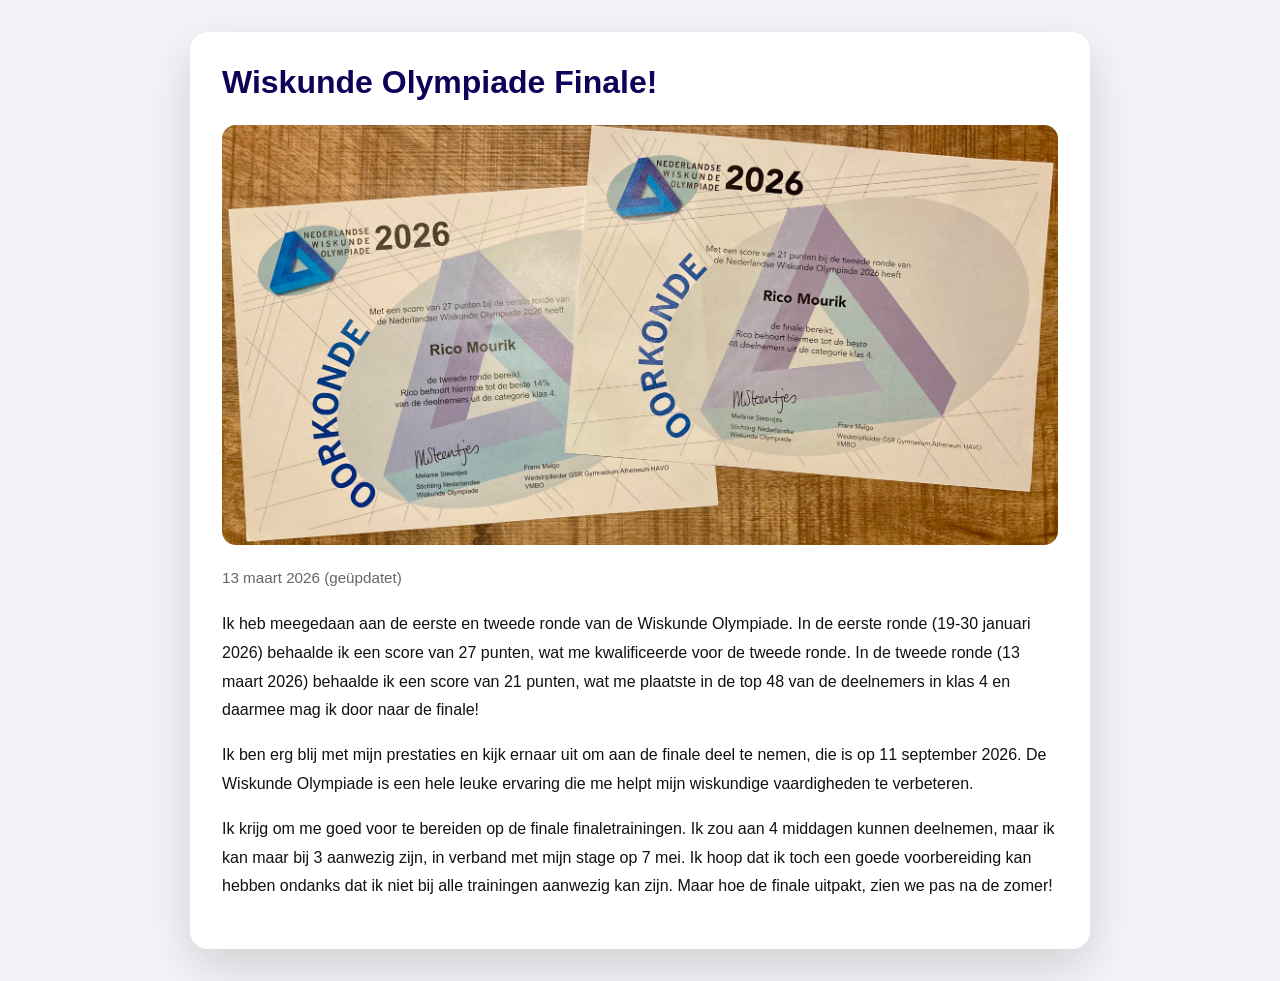
<file: artikel.html>
<!DOCTYPE html>
<html lang="nl">
<head>
  <meta charset="UTF-8">
  <meta name="viewport" content="width=device-width, initial-scale=1">
  <title>Nieuwsartikel</title>
  <link rel="stylesheet" href="Stijl.css">
  <style>
    body {
      background: #f4f4f8;
      margin: 0;
      font-family: Arial, sans-serif;
      color: #111;
    }
    .article-page {
      max-width: 900px;
      margin: 2rem auto;
      background: white;
      border-radius: 18px;
      box-shadow: 0 18px 50px rgba(0, 0, 0, 0.15);
      padding: 2rem;
      box-sizing: border-box;
    }
    .article-page h1 {
      margin-top: 0;
      font-size: 2rem;
      color: #100058;
    }
    .article-page .article-image {
      width: 100%;
      max-height: 420px;
      object-fit: cover;
      border-radius: 14px;
      margin: 1.5rem 0;
      display: block;
    }
    .article-page .datum {
      margin: 0.5rem 0 1.5rem;
      color: #666;
      font-size: 0.95rem;
    }
    .article-page .content p {
      line-height: 1.8;
      margin: 0 0 1rem;
      font-size: 1rem;
    }
  </style>
</head>
<body>
  <main class="article-page">
    <h1 id="article-title">Nieuwsartikel</h1>
    <img id="article-image" class="article-image" alt="Nieuwsafbeelding">
    <div class="datum" id="article-date">Datum</div>
    <div class="content" id="article-content">
    </div>
  </main>

  <script src="articles-data.js"></script>
  <script>
    const params = new URLSearchParams(window.location.search);
    const id = params.get('id') || '1';
    const data = (window.ARTICLES && window.ARTICLES[id]) ? window.ARTICLES[id] : null;
    if (!data) {
      document.getElementById('article-title').textContent = 'Artikel niet gevonden';
      document.getElementById('article-date').textContent = '';
      document.getElementById('article-content').innerHTML = '<p>Het gevraagde artikel bestaat (nog) niet.</p>';
    } else {
    const articleImage = document.getElementById('article-image');
    document.getElementById('article-title').textContent = data.title;
    document.getElementById('article-date').textContent = data.date;
    if (articleImage) {
      articleImage.src = data.image;
      articleImage.alt = data.title;
    }
    document.getElementById('article-content').innerHTML = data.body.map(text => `<p>${text}</p>`).join('');
    }
  </script>
</body>
</html>
</file>
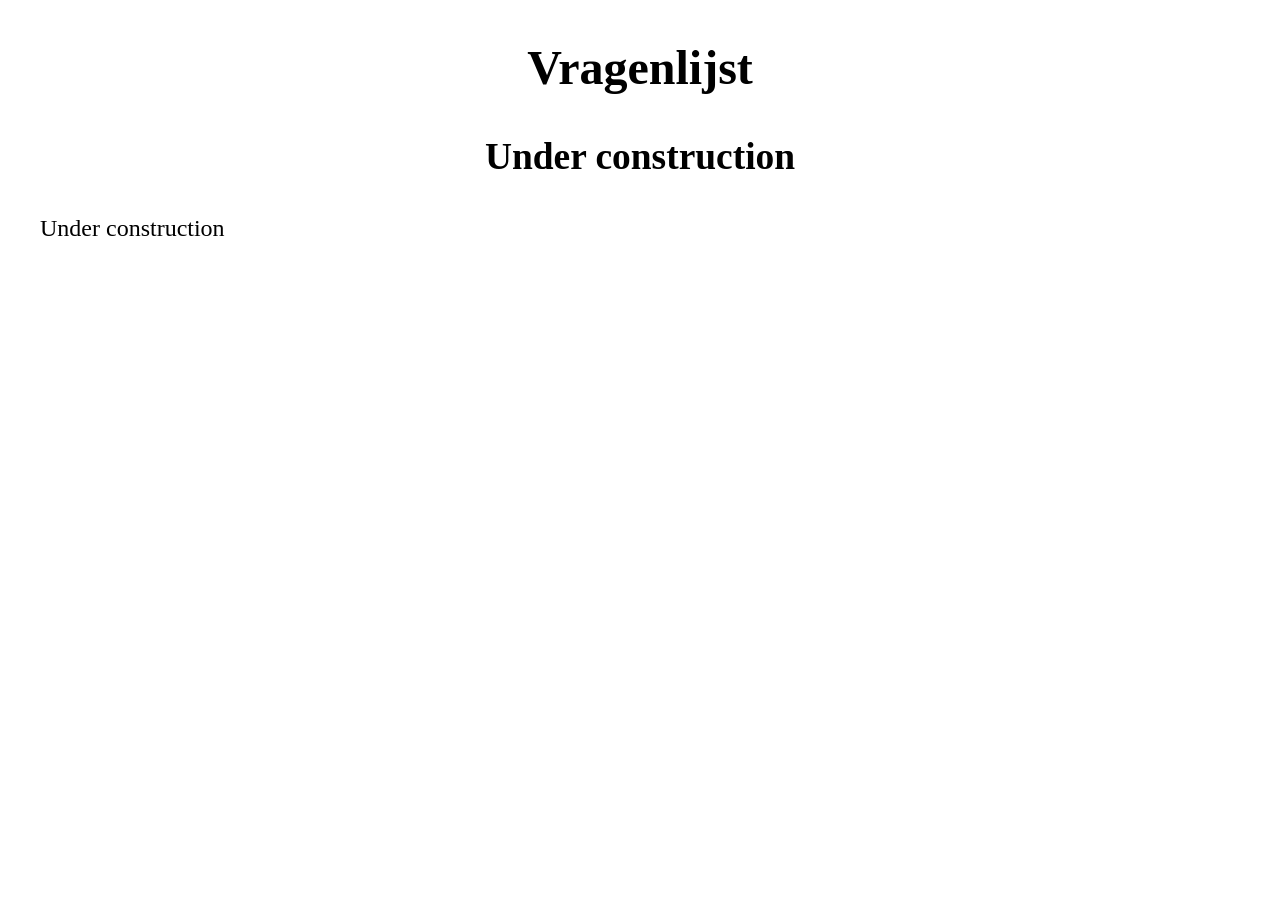
<file: Vragenlijst.html>
<!DOCTYPE html>
<html lang="nl">

<head>
  <meta charset="UTF-8">
  <meta name="viewport" content="width=device-width,initial-scale=1">
  <title>Rico's Informatie Pagina</title>
  <link rel="stylesheet" href="Stijl.css">
</head>

<body>
  <section id="Vragenlijst">
    <div class="Hoofdtekst">
      <h1>Vragenlijst</h1>
      <h3>Under construction</h3>
    </div>
    <div class="Inhoud">
      <p>Under construction</p>
    </div>
  </section>
</body>
</file>
<file: Stijl.css>
.body2 {
   background: linear-gradient(rgba(255, 255, 255, 0.6), rgba(255, 255, 255, 0.6)), url('https://i.pinimg.com/originals/a6/40/65/a6406507039471cc6cc9fc178813233a.jpg');
   background-size: cover;
   background-position: center;
}

.bodyindex {
   font-family: Arial;
   background: #ffffb9;
}

.bodyhome {
   background: linear-gradient(rgba(255, 255, 255, 0.6), rgba(255, 255, 255, 0.6)), url('https://images.openai.com/static-rsc-4/K3PdIHOesjLOFdiZpkJ27ndP08dppVxSSiBOasS61AqAZmE5bTh1-x_xJplXe0sfPnmL0R53HjJErVgiMpaCmdDBBCeB6qvBN-mt8Rm9LBWHXD3731jzcWBP9mIb5qpPFVzBBqlL8LYstBlD8DiNKkNy5YTo_tEIG_8tlRkZJCtYhyKx32fYAHNTkbbGbIYk?purpose=fullsize');
   background-size: cover;
   background-position: center;
}

.home-content {
   text-align: start;
   color: #100058;
   padding: 2rem;
   font-family: Georgia, 'Times New Roman', Times, serif;
   font-size: 150%;
}

nav {
   background: #333;
   padding: 1rem;
   text-align: center;
   min-width: 500px;
   width: 30%;
   margin: auto;
   text-decoration: none;
}

nav a {
   color: #fff;
   margin: 0.2rem;
   text-decoration: none;
   position: relative;
   bottom: 5px;
}

nav a img {
   width: 25px;
   height: 25px;
   position: relative;
   top: 10px;
   margin-right: 2px;
}

nav a:hover {
   color: #00ff80;
}

.button-container {
   display: flex;
   flex-wrap: wrap;
   gap: 5px;
}

.image-button {
   position: relative;
   display: inline-block;
   cursor: pointer;
   transition: transform 0.3s ease;
   transform-origin: center;
   width: clamp(150px, 25vw, 250px);
}

.image-button img {
   width: 100%;
   display: block;
}

.image-button .image-text {
   position: absolute;
   top: 50%;
   left: 50%;
   transform: translate(-50%, -50%)rotate(4deg);
   color: #00ff80;
   font-weight: bold;
   text-align: center;
   font-size: clamp(0.5rem, 2.5vw, 1.4rem);
}

.image-button:hover {
   transform: scale(1.3);
}

.frame {
   width: 90%;
   height: 90vh;
   display: block;
   border: #333 solid 3px;
   margin: 0 auto;
}

#btn0 .image-text {
   position: absolute;
   top: 63%;
   left: 49%;
   transform: translate(-50%, -50%)rotate(5deg);
   color: #00ff80;
   font-weight: bold;
   text-align: center;
   font-size: 1.4rem;
}

#btn1 {
   position: absolute;
   bottom: 3%;
   right: 3%;
}

#btn1 .image-text {
   position: absolute;
   top: 58%;
   left: 44%;
   transform: translate(-50%, -50%)rotate(-26deg);
   color: #100058;
   font-weight: bold;
   font-size: 2rem;
   text-align: center;
}

#btn2 {
   transform: rotate(20deg);
   margin-left: 5px;
}

#btn2:hover {
   transform: rotate(20deg) scale(1.3);
}

#btn2 .image-text {
   position: absolute;
   top: 54%;
   left: 54%;
   transform: translate(-50%, -50%)rotate(-23deg);
   color: #00ff80;
   font-weight: bold;
   text-align: center;
   font-size: 1.4rem;
}

#btn4 .image-text {
   position: absolute;
   top: 65%;
   left: 50%;
   transform: translate(-50%, -50%)rotate(4deg);
   color: #00ff80;
   font-weight: bold;
   text-align: center;
   font-size: 1.4rem;
}

#btn5 .image-text {
   position: absolute;
   top: 67%;
   left: 50%;
   transform: translate(-50%, -50%)rotate(5deg);
   color: #00ff80;
   font-weight: bold;
   text-align: center;
   font-size: 1.4rem;
}

.Hoofdtekst {
   text-align: center;
   color: #000000;
   font-size: 200%;
   font-family: Georgia, 'Times New Roman', Times, serif;
}

.Inhoud {
   text-align: start;
   color: #000000;
   font-size: 150%;
   font-family: Georgia, 'Times New Roman', Times, serif;
   margin-left: 2rem;
   margin-right: 2rem;
}

.loginInput {
   width: 50%;
   padding: 12px;
   margin-bottom: 15px;
   border: 1px solid #ccc;
   border-radius: 5px;
   box-sizing: border-box;
   display: block;
   margin: 15px auto;
}

.loginButton {
   width: 50%;
   padding: 12px;
   border: none;
   background: #007bff;
   color: white;
   border-radius: 5px;
   cursor: pointer;
   font-size: 16px;
   display: block;
   margin: auto;
}

.loginButton:hover {
   opacity: 0.9;
}

#message {
   text-align: center;
   margin-bottom: 15px;
}

.spotify-iframe {
   border-radius: 12px;
   width: 45%;
   height: 500px;
   display: inline-block;
   vertical-align: top;
}

#spotifyiframe {
   margin-left: 2%;
   margin-right: 2%;
}

#spotifyiframe2 {
   margin-left: 2%;
   margin-right: 2%;
}

.inhoud-rij {
   display: flex;
   gap: 1.5rem;
   align-items: flex-start;
   justify-content: flex-start;
   padding: 0 2rem;
}

.imgoppag {
   flex: 0 0 auto;
}

.imgoppagina {
   width: 400px;
   height: auto;
   border-radius: 12px;
   position: static;
}

#hobby {
  margin-top: 11rem;
}

#vrijetijd {
   margin-top: 10rem;
}

#vosfilm {
   height: 450px;
   object-fit: cover;
   object-position: bottom;
   margin-left: 2rem;
}

#badmintonfilm {
   height: auto;
   width: clamp(400px, 70%, 600px);
   margin-left: 2rem;
}

#mncontainer {
   background: transparent;
   display: grid;
   grid-template-columns: repeat(2, minmax(300px, 1fr));
   gap: 1rem;
   padding: 1rem 2rem 2rem;
   max-width: 1200px;
   margin: 1rem auto;
}

.nieuws-item {
   position: relative;
   background: white;
   border-radius: 12px;
   box-shadow: 0 4px 18px rgba(0, 0, 0, 0.12);
   padding: 1rem;
   box-sizing: border-box;
   display: grid;
   grid-template-columns: 1fr 300px;
   gap: 1rem;
   align-items: center;
   min-height: 320px;
}

.nieuws-item .datum {
   position: absolute;
   top: 1rem;
   left: 1rem;
   background: #100058;
   color: white;
   padding: 0.4rem 0.7rem;
   border-radius: 10px;
   font-size: 0.85rem;
}

.nieuws-item img {
   width: 300px;
   height: 300px;
   object-fit: cover;
   border-radius: 12px;
}

.nieuws-item .Hoofdtekst {
   margin: 0 0 0.5rem;
   text-align: left;
   font-size: 1.2rem;
}

.nieuws-item .Inhoud {
   margin: 0;
}

.nieuws-item .Inhoud p {
   margin: 0;
}

.nieuws-text {
   display: flex;
   flex-direction: column;
   justify-content: space-between;
   min-height: 300px;
}

.nieuws-text {
   padding-top: 1.6rem;
}

.lees-meer {
   margin-top: 1rem;
   padding: 0.75rem 1rem;
   border: none;
   background: #100058;
   color: white;
   border-radius: 10px;
   font-size: 1rem;
   cursor: pointer;
   transition: background 0.2s ease;
}

.lees-meer:hover {
   background: #2a0f8e;
}

.article-overlay {
   position: fixed;
   inset: 0;
   display: none;
   align-items: center;
   justify-content: center;
   background: rgba(0, 0, 0, 0.6);
   z-index: 9999;
   padding: 1rem;
}

.article-overlay.active {
   display: flex;
}

.overlay-panel {
   width: min(100%, 1000px);
   max-height: 90vh;
   background: white;
   border-radius: 16px;
   overflow: hidden;
   position: relative;
   box-shadow: 0 18px 60px rgba(0, 0, 0, 0.2);
}

.overlay-close {
   position: absolute;
   top: 0.75rem;
   right: 0.75rem;
   width: 2.5rem;
   height: 2.5rem;
   border: none;
   background: #100058;
   color: white;
   border-radius: 50%;
   font-size: 1.4rem;
   line-height: 1;
   cursor: pointer;
}

#article-frame {
   width: 100%;
   height: 80vh;
   border: none;
}
</file>
